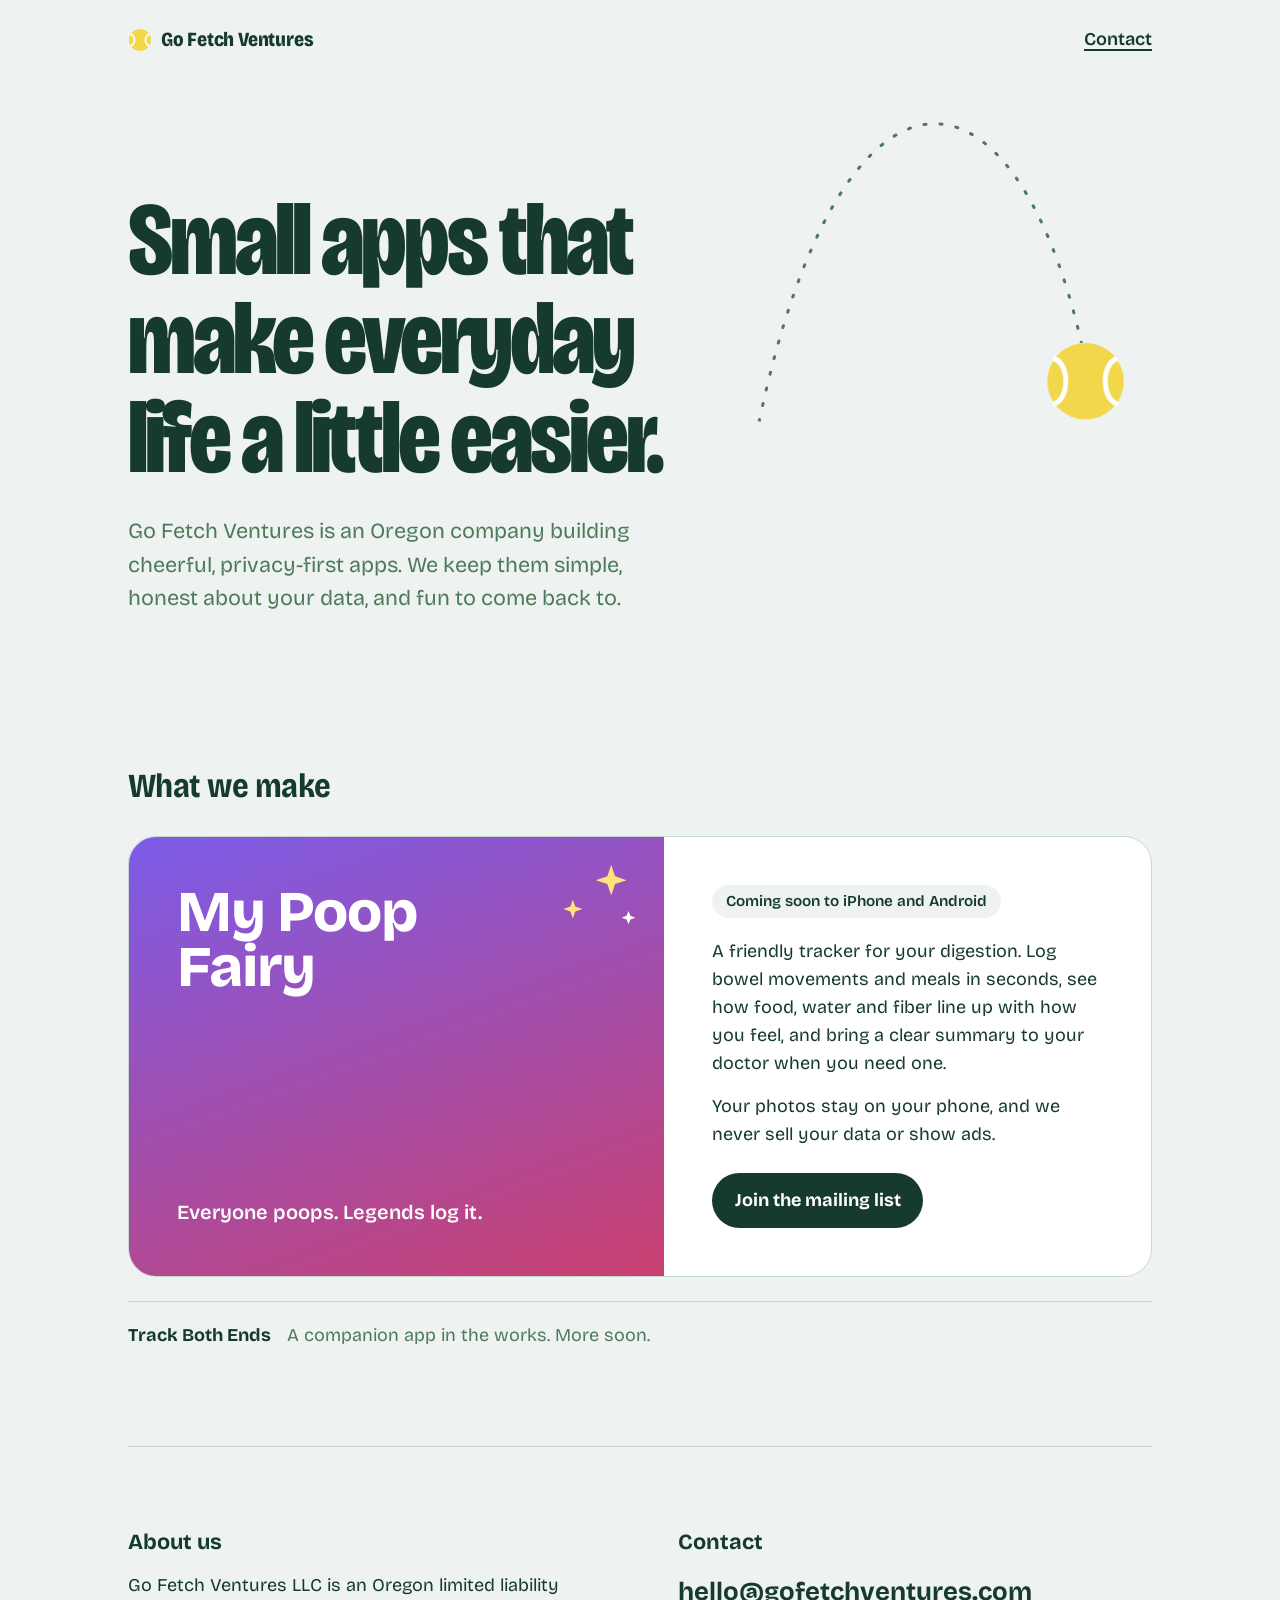
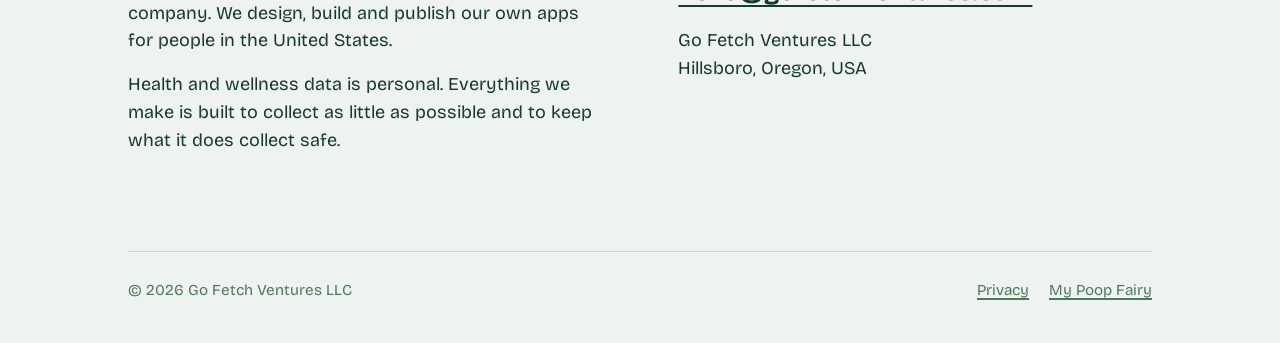
<file: index.html>
<!doctype html>
<html lang="en">
<head>
  <meta charset="utf-8">
  <meta name="viewport" content="width=device-width, initial-scale=1">
  <title>Go Fetch Ventures</title>
  <meta name="description" content="Go Fetch Ventures LLC is an Oregon company that makes cheerful, privacy-first apps, starting with My Poop Fairy.">
  <link rel="icon" href="favicon.svg" type="image/svg+xml">
  <link rel="preload" href="fonts/BricolageGrotesque.woff2" as="font" type="font/woff2" crossorigin>
  <link rel="stylesheet" href="styles.css">
</head>
<body>
  <header class="wrap site-head">
    <a class="wordmark" href="/" aria-label="Go Fetch Ventures home">
      <svg viewBox="0 0 24 24" aria-hidden="true"><circle cx="12" cy="12" r="11" fill="#F2D74B"/><path d="M3.5 6.5c4 2 4 9 0 11M20.5 6.5c-4 2-4 9 0 11" fill="none" stroke="#fff" stroke-width="1.8" stroke-linecap="round"/></svg>
      Go Fetch Ventures
    </a>
    <a class="head-link" href="#contact">Contact</a>
  </header>

  <main>
    <section class="wrap hero" aria-labelledby="hero-title">
      <svg class="throw" viewBox="0 0 540 360" aria-hidden="true">
        <defs>
          <mask id="reveal">
            <path class="mask-path" d="M150 340 C 230 -40, 400 -40, 470 262" fill="none" stroke="#fff" stroke-width="12"/>
          </mask>
        </defs>
        <path class="path" d="M150 340 C 230 -40, 400 -40, 470 262" mask="url(#reveal)"/>
        <g class="ball">
          <circle cx="474" cy="300" r="38" fill="#F2D74B"/>
          <path d="M444 278c14 6 14 38 0 44M504 278c-14 6-14 38 0 44" fill="none" stroke="#fff" stroke-width="5" stroke-linecap="round"/>
        </g>
      </svg>
      <h1 id="hero-title">Small apps that make everyday life a little easier.</h1>
      <p>Go Fetch Ventures is an Oregon company building cheerful, privacy-first apps. We keep them simple, honest about your data, and fun to come back to.</p>
    </section>

    <section class="wrap products" aria-labelledby="products-title">
      <h2 class="section-title" id="products-title">What we make</h2>

      <article class="flagship">
        <div class="flagship-art">
          <svg class="sparkles" viewBox="0 0 100 80" aria-hidden="true">
            <path d="M70 4l4 12 12 4-12 4-4 12-4-12-12-4 12-4z" fill="#FFE27A"/>
            <path d="M30 40l2.5 7.5 7.5 2.5-7.5 2.5-2.5 7.5-2.5-7.5-7.5-2.5 7.5-2.5z" fill="#FFE27A"/>
            <path d="M88 52l2 5 5 2-5 2-2 5-2-5-5-2 5-2z" fill="#fff"/>
          </svg>
          <h3 class="app-name">My Poop Fairy</h3>
          <p class="tagline">Everyone poops. Legends log it.</p>
        </div>
        <div class="flagship-body">
          <span class="status">Coming soon to iPhone and Android</span>
          <p>A friendly tracker for your digestion. Log bowel movements and meals in seconds, see how food, water and fiber line up with how you feel, and bring a clear summary to your doctor when you need one.</p>
          <p>Your photos stay on your phone, and we never sell your data or show ads.</p>
          <a class="button" href="https://mypoopfairy.com">Join the mailing list</a>
        </div>
      </article>

      <div class="next-up">
        <strong>Track Both Ends</strong>
        <span>A companion app in the works. More soon.</span>
      </div>
    </section>

    <section class="wrap about" id="contact" aria-labelledby="about-title">
      <div>
        <h2 id="about-title">About us</h2>
        <p>Go Fetch Ventures LLC is an Oregon limited liability company. We design, build and publish our own apps for people in the United States.</p>
        <p>Health and wellness data is personal. Everything we make is built to collect as little as possible and to keep what it does collect safe.</p>
      </div>
      <div>
        <h2>Contact</h2>
        <p><a class="email" href="mailto:hello@gofetchventures.com">hello@gofetchventures.com</a></p>
        <address>
          Go Fetch Ventures LLC<br>
          Hillsboro, Oregon, USA
        </address>
      </div>
    </section>
  </main>

  <footer class="wrap site-foot">
    <span>© 2026 Go Fetch Ventures LLC</span>
    <nav aria-label="Footer">
      <a href="privacy.html">Privacy</a>
      <a href="https://mypoopfairy.com">My Poop Fairy</a>
    </nav>
  </footer>
</body>
</html>
</file>
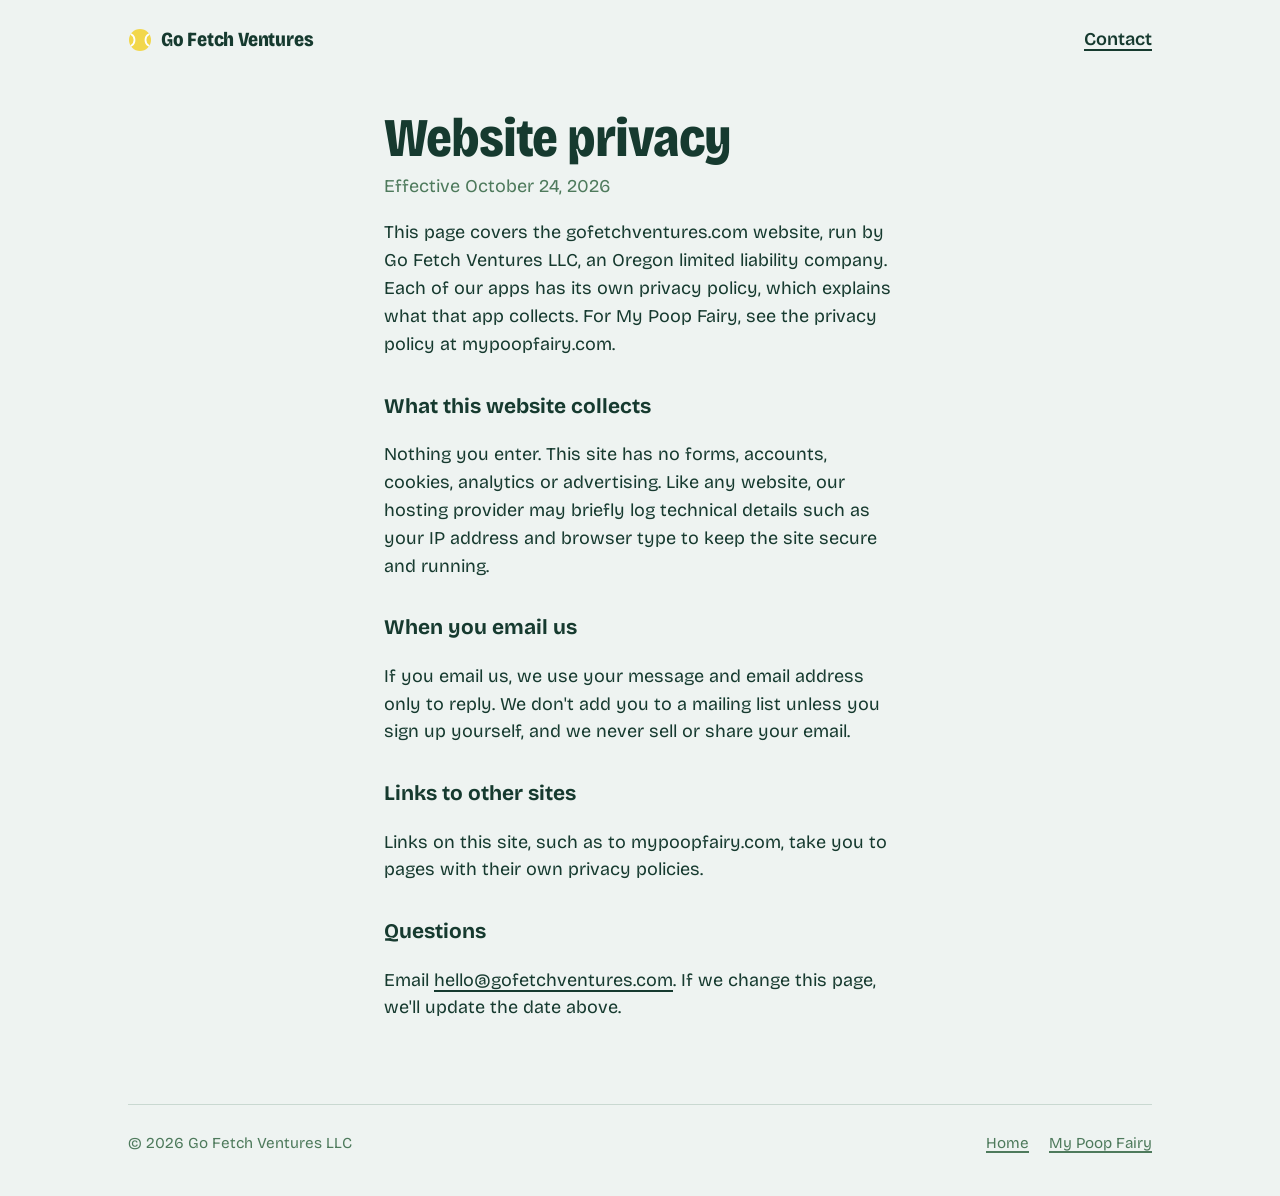
<file: privacy.html>
<!doctype html>
<html lang="en">
<head>
  <meta charset="utf-8">
  <meta name="viewport" content="width=device-width, initial-scale=1">
  <title>Privacy · Go Fetch Ventures</title>
  <meta name="description" content="How the Go Fetch Ventures website handles your information.">
  <link rel="icon" href="favicon.svg" type="image/svg+xml">
  <link rel="stylesheet" href="styles.css">
</head>
<body>
  <header class="wrap site-head">
    <a class="wordmark" href="/" aria-label="Go Fetch Ventures home">
      <svg viewBox="0 0 24 24" aria-hidden="true"><circle cx="12" cy="12" r="11" fill="#F2D74B"/><path d="M3.5 6.5c4 2 4 9 0 11M20.5 6.5c-4 2-4 9 0 11" fill="none" stroke="#fff" stroke-width="1.8" stroke-linecap="round"/></svg>
      Go Fetch Ventures
    </a>
    <a class="head-link" href="/#contact">Contact</a>
  </header>

  <main class="wrap doc">
    <h1>Website privacy</h1>
    <p class="updated">Effective October 24, 2026</p>

    <p>This page covers the gofetchventures.com website, run by Go Fetch Ventures LLC, an Oregon limited liability company. Each of our apps has its own privacy policy, which explains what that app collects. For My Poop Fairy, see the privacy policy at mypoopfairy.com.</p>

    <h2>What this website collects</h2>
    <p>Nothing you enter. This site has no forms, accounts, cookies, analytics or advertising. Like any website, our hosting provider may briefly log technical details such as your IP address and browser type to keep the site secure and running.</p>

    <h2>When you email us</h2>
    <p>If you email us, we use your message and email address only to reply. We don't add you to a mailing list unless you sign up yourself, and we never sell or share your email.</p>

    <h2>Links to other sites</h2>
    <p>Links on this site, such as to mypoopfairy.com, take you to pages with their own privacy policies.</p>

    <h2>Questions</h2>
    <p>Email <a href="mailto:hello@gofetchventures.com">hello@gofetchventures.com</a>. If we change this page, we'll update the date above.</p>
  </main>

  <footer class="wrap site-foot">
    <span>© 2026 Go Fetch Ventures LLC</span>
    <nav aria-label="Footer">
      <a href="/">Home</a>
      <a href="https://mypoopfairy.com">My Poop Fairy</a>
    </nav>
  </footer>
</body>
</html>
</file>
<file: styles.css>
@font-face {
  font-family: "Bricolage Grotesque";
  src: url("fonts/BricolageGrotesque.woff2") format("woff2");
  font-weight: 200 800;
  font-stretch: 75% 100%;
  font-display: swap;
}

:root {
  --mist: #EEF3F1;
  --fir: #163A2F;
  --moss: #4E7A5C;
  --ball: #F2D74B;
  --ball-seam: #FFFFFF;
  --white: #FFFFFF;
  --line: #C9D8D1;
  --sky-1: #7C5CE8;
  --sky-2: #C9406F;
  --measure: 34rem;
  --gutter: clamp(1rem, 5vw, 4rem);
}

* { box-sizing: border-box; }

html { -webkit-text-size-adjust: 100%; }

body {
  margin: 0;
  background: var(--mist);
  color: var(--fir);
  font-family: "Bricolage Grotesque", system-ui, sans-serif;
  font-size: 1.125rem;
  line-height: 1.55;
  font-variation-settings: "opsz" 14;
}

a { color: inherit; text-underline-offset: 0.2em; text-decoration-thickness: 1.5px; }
a:hover { text-decoration-thickness: 3px; }
a:focus-visible, button:focus-visible {
  outline: 3px solid var(--fir);
  outline-offset: 3px;
  border-radius: 4px;
}

.wrap { max-width: 72rem; margin: 0 auto; padding: 0 var(--gutter); }

/* Header */
.site-head {
  display: flex;
  justify-content: space-between;
  align-items: center;
  padding-top: 1.5rem;
  padding-bottom: 1.5rem;
}
.wordmark {
  font-weight: 800;
  font-stretch: 85%;
  font-size: 1.25rem;
  letter-spacing: -0.01em;
  text-decoration: none;
  display: inline-flex;
  align-items: center;
  gap: 0.55rem;
}
.wordmark svg { width: 1.5rem; height: 1.5rem; }
.head-link { font-weight: 600; }

/* Hero: the thrown ball */
.hero {
  position: relative;
  padding-top: clamp(3rem, 10vw, 7rem);
  padding-bottom: clamp(4rem, 12vw, 9rem);
}
.hero h1 {
  margin: 0;
  max-width: 13ch;
  font-size: clamp(2.75rem, 8.5vw, 6.5rem);
  line-height: 0.95;
  font-weight: 800;
  font-stretch: 78%;
  font-variation-settings: "opsz" 96;
  letter-spacing: -0.03em;
}
.hero p {
  max-width: var(--measure);
  margin: 1.75rem 0 0;
  font-size: clamp(1.15rem, 2vw, 1.35rem);
  color: var(--moss);
}
.throw {
  position: absolute;
  right: var(--gutter);
  top: 0;
  width: min(46vw, 34rem);
  height: auto;
  pointer-events: none;
}
.throw .path {
  fill: none;
  stroke: var(--moss);
  stroke-width: 3;
  stroke-linecap: round;
  stroke-dasharray: 2 14;
}
.throw .ball { transform-box: fill-box; transform-origin: center; }

@media (prefers-reduced-motion: no-preference) {
  .throw .mask-path {
    stroke-dasharray: 1200;
    stroke-dashoffset: 1200;
    animation: draw 1.4s cubic-bezier(.3,.6,.3,1) .2s forwards;
  }
  .throw .ball {
    opacity: 0;
    animation: land .5s cubic-bezier(.2,1.6,.4,1) 1.45s forwards;
  }
}
@keyframes draw { to { stroke-dashoffset: 0; } }
@keyframes land {
  from { opacity: 0; transform: scale(.4); }
  to { opacity: 1; transform: scale(1); }
}

/* Products */
.products { padding-bottom: clamp(3rem, 8vw, 6rem); }
.section-title {
  font-size: clamp(1.6rem, 3vw, 2.1rem);
  font-weight: 700;
  font-stretch: 85%;
  letter-spacing: -0.015em;
  margin: 0 0 1.5rem;
}
.flagship {
  display: grid;
  grid-template-columns: 1.1fr 1fr;
  border-radius: 28px;
  overflow: hidden;
  background: var(--white);
  border: 1px solid var(--line);
}
.flagship-art {
  background: linear-gradient(160deg, var(--sky-1), var(--sky-2));
  color: var(--white);
  padding: clamp(1.75rem, 4vw, 3rem);
  display: flex;
  flex-direction: column;
  justify-content: space-between;
  min-height: 20rem;
  position: relative;
}
.flagship-art .app-name {
  font-size: clamp(2.2rem, 5vw, 3.6rem);
  font-weight: 800;
  line-height: 0.95;
  letter-spacing: -0.02em;
  margin: 0;
  padding-right: 4.5rem;
}
.flagship-art .tagline {
  font-size: 1.25rem;
  font-weight: 600;
  margin: 0;
}
.flagship-art .sparkles { position: absolute; right: 1.5rem; top: 1.5rem; width: 6rem; }
.flagship-body { padding: clamp(1.75rem, 4vw, 3rem); }
.flagship-body p { margin: 0 0 1rem; max-width: var(--measure); }
.status {
  display: inline-block;
  font-size: 0.95rem;
  font-weight: 600;
  background: var(--mist);
  border-radius: 999px;
  padding: 0.3rem 0.85rem;
  margin-bottom: 1.25rem;
}
.button {
  display: inline-block;
  margin-top: 0.5rem;
  background: var(--fir);
  color: var(--white);
  font-weight: 700;
  text-decoration: none;
  padding: 0.85rem 1.4rem;
  border-radius: 999px;
}
.button:hover { background: var(--moss); }

.next-up {
  margin-top: 1.5rem;
  padding: 1.25rem 0 0;
  border-top: 1px solid var(--line);
  display: flex;
  gap: 1rem;
  flex-wrap: wrap;
  align-items: baseline;
}
.next-up strong { font-weight: 700; }
.next-up span { color: var(--moss); }

/* About + contact */
.about {
  display: grid;
  grid-template-columns: 1fr 1fr;
  gap: clamp(2rem, 6vw, 5rem);
  padding-top: clamp(3rem, 8vw, 5rem);
  padding-bottom: clamp(3rem, 8vw, 5rem);
  background: linear-gradient(var(--line), var(--line)) no-repeat center top / calc(100% - 2 * var(--gutter)) 1px;
}
.about p { margin: 0 0 1rem; max-width: var(--measure); }
.about h2 { font-size: 1.35rem; font-weight: 700; margin: 0 0 0.75rem; }
address { font-style: normal; }
.email { font-size: clamp(1.3rem, 2.5vw, 1.6rem); font-weight: 700; }

/* Footer */
.site-foot {
  background: linear-gradient(var(--line), var(--line)) no-repeat center top / calc(100% - 2 * var(--gutter)) 1px;
  padding-top: 1.75rem;
  padding-bottom: 2.5rem;
  display: flex;
  justify-content: space-between;
  flex-wrap: wrap;
  gap: 1rem;
  font-size: 0.95rem;
  color: var(--moss);
}
.site-foot nav { display: flex; gap: 1.25rem; }

/* Plain pages (privacy) */
.doc { max-width: 40rem; padding-top: 2rem; padding-bottom: 4rem; }
.doc h1 { font-size: clamp(2.2rem, 6vw, 3.4rem); font-weight: 800; font-stretch: 80%; line-height: 1; letter-spacing: -0.02em; margin: 0 0 0.5rem; }
.doc h2 { font-size: 1.3rem; font-weight: 700; margin: 2rem 0 0.5rem; }
.doc p, .doc li { max-width: var(--measure); }
.doc .updated { color: var(--moss); margin-top: 0; }

@media (max-width: 760px) {
  .throw { position: static; width: 70%; margin: 0 0 1rem auto; display: block; }
  .hero { padding-top: 1rem; }
  .flagship { grid-template-columns: 1fr; }
  .flagship-art { min-height: 14rem; }
  .about { grid-template-columns: 1fr; }
}
</file>
